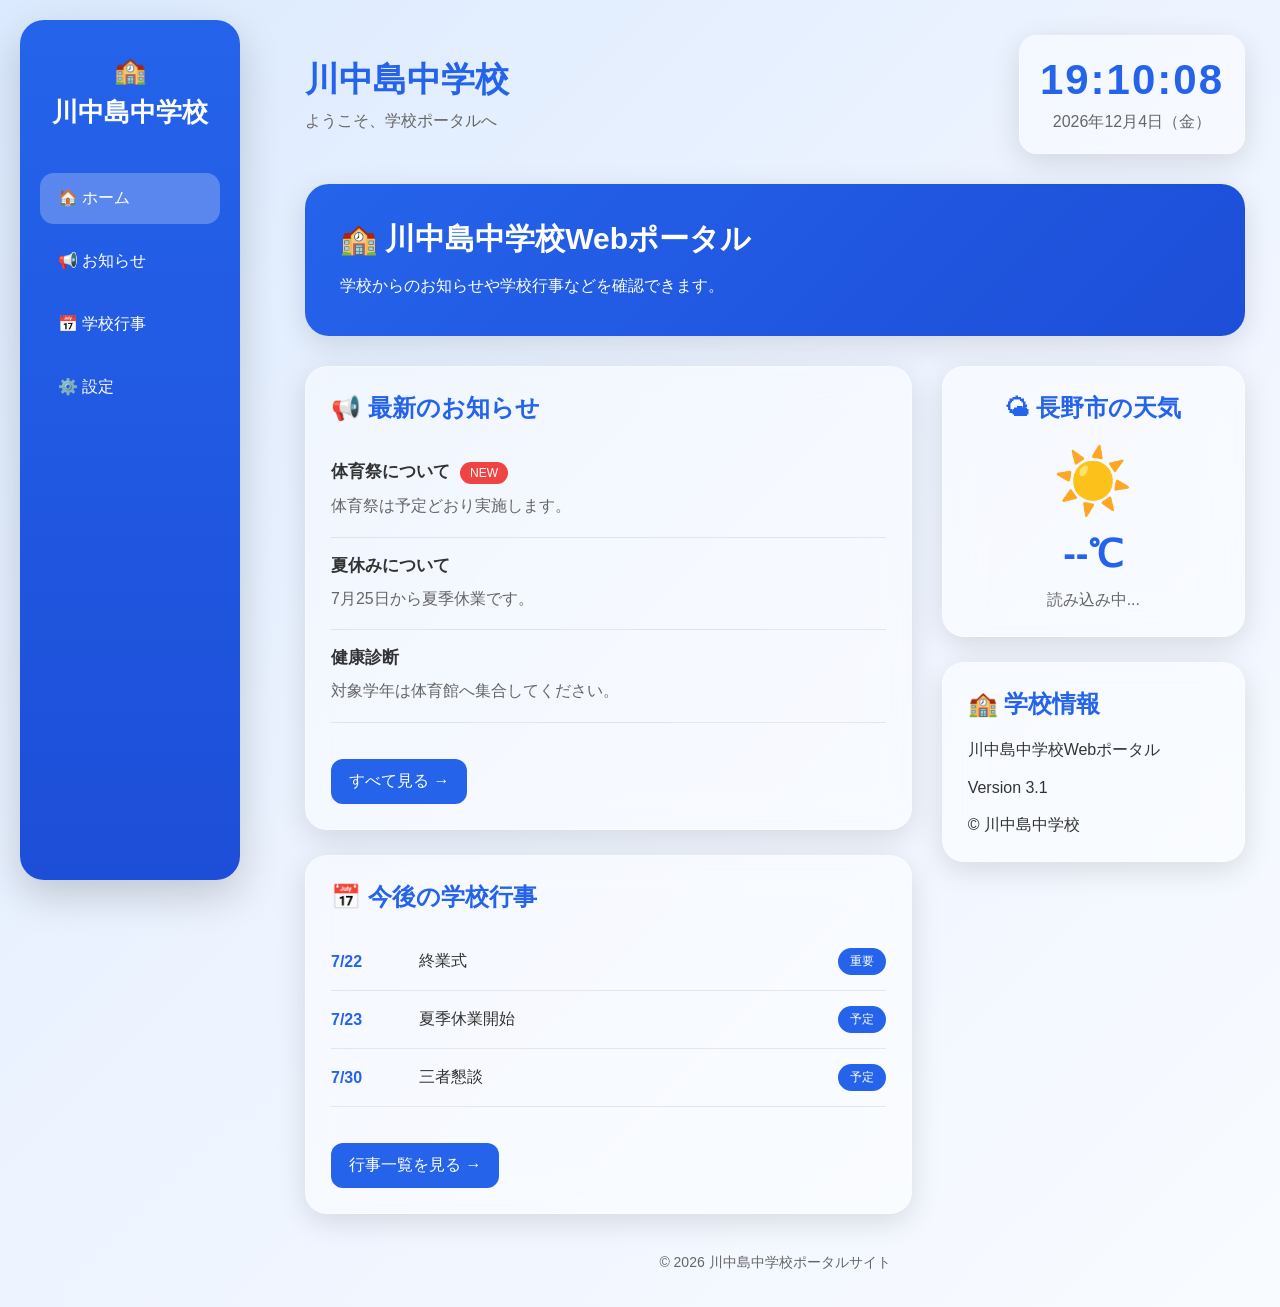
<file: index.html>
<!DOCTYPE html>
<html lang="ja">
<head>
<meta charset="UTF-8">
<meta name="viewport" content="width=device-width, initial-scale=1.0">
<title>学校Webポータル</title>
<link rel="stylesheet" href="css/style.css">
</head>
<body class="theme-blue">
<div class="container">
<aside class="sidebar">
<div class="logo">🏫<br>川中島中学校</div>
<ul class="menu">
<li><a class="active" href="index.html">🏠 ホーム</a></li>
<li><a href="notice.html">📢 お知らせ</a></li>
<li><a href="events.html">📅 学校行事</a></li>
<li><a href="settings.html">⚙️ 設定</a></li>
</ul>
</aside>

<main class="main">
<div class="header">
<div>
<h1>川中島中学校</h1>
<p>ようこそ、学校ポータルへ</p>
</div>
<div class="user">
<div id="clock" class="clock">00:00:00</div>
<div id="date" class="date">2026年7月22日（水）</div>
</div>
</div>

<section class="banner">
<h2>🏫 川中島中学校Webポータル</h2>
<p>学校からのお知らせや学校行事などを確認できます。</p>
</section>

<div class="content">
<div class="left">

<div class="card">
<h2>📢 最新のお知らせ</h2>
<div class="notice-item"><strong>体育祭について</strong><span class="new">NEW</span><p>体育祭は予定どおり実施します。</p></div>
<div class="notice-item"><strong>夏休みについて</strong><p>7月25日から夏季休業です。</p></div>
<div class="notice-item"><strong>健康診断</strong><p>対象学年は体育館へ集合してください。</p></div>
<br>
<a href="notice.html" class="button">すべて見る →</a>
</div>

<div class="card">
<h2>📅 今後の学校行事</h2>
<div class="event"><div class="event-date">7/22</div><div class="event-title">終業式</div><div class="badge">重要</div></div>
<div class="event"><div class="event-date">7/23</div><div class="event-title">夏季休業開始</div><div class="badge">予定</div></div>
<div class="event"><div class="event-date">7/30</div><div class="event-title">三者懇談</div><div class="badge">予定</div></div>
<br>
<a href="events.html" class="button">行事一覧を見る →</a>
</div>

</div>

<aside class="right">

<div class="card weather">
<h2>🌤 長野市の天気</h2>
<div id="weatherIcon" class="weather-icon">☀️</div>
<div id="weatherTemp" class="weather-temp">--℃</div>
<div id="weatherText" class="weather-text">読み込み中...</div>
</div>

<div class="card">
<h2>🏫 学校情報</h2>
<p>川中島中学校Webポータル</p>
<br>
<p>Version 3.1</p>
<br>
<p>© 川中島中学校</p>
</div>

</aside>
</div>

<footer class="footer">
<p>© 2026 川中島中学校ポータルサイト</p>
</footer>
</main>
</div>

<script src="js/app.js"></script>
</body>
</html>
</file>
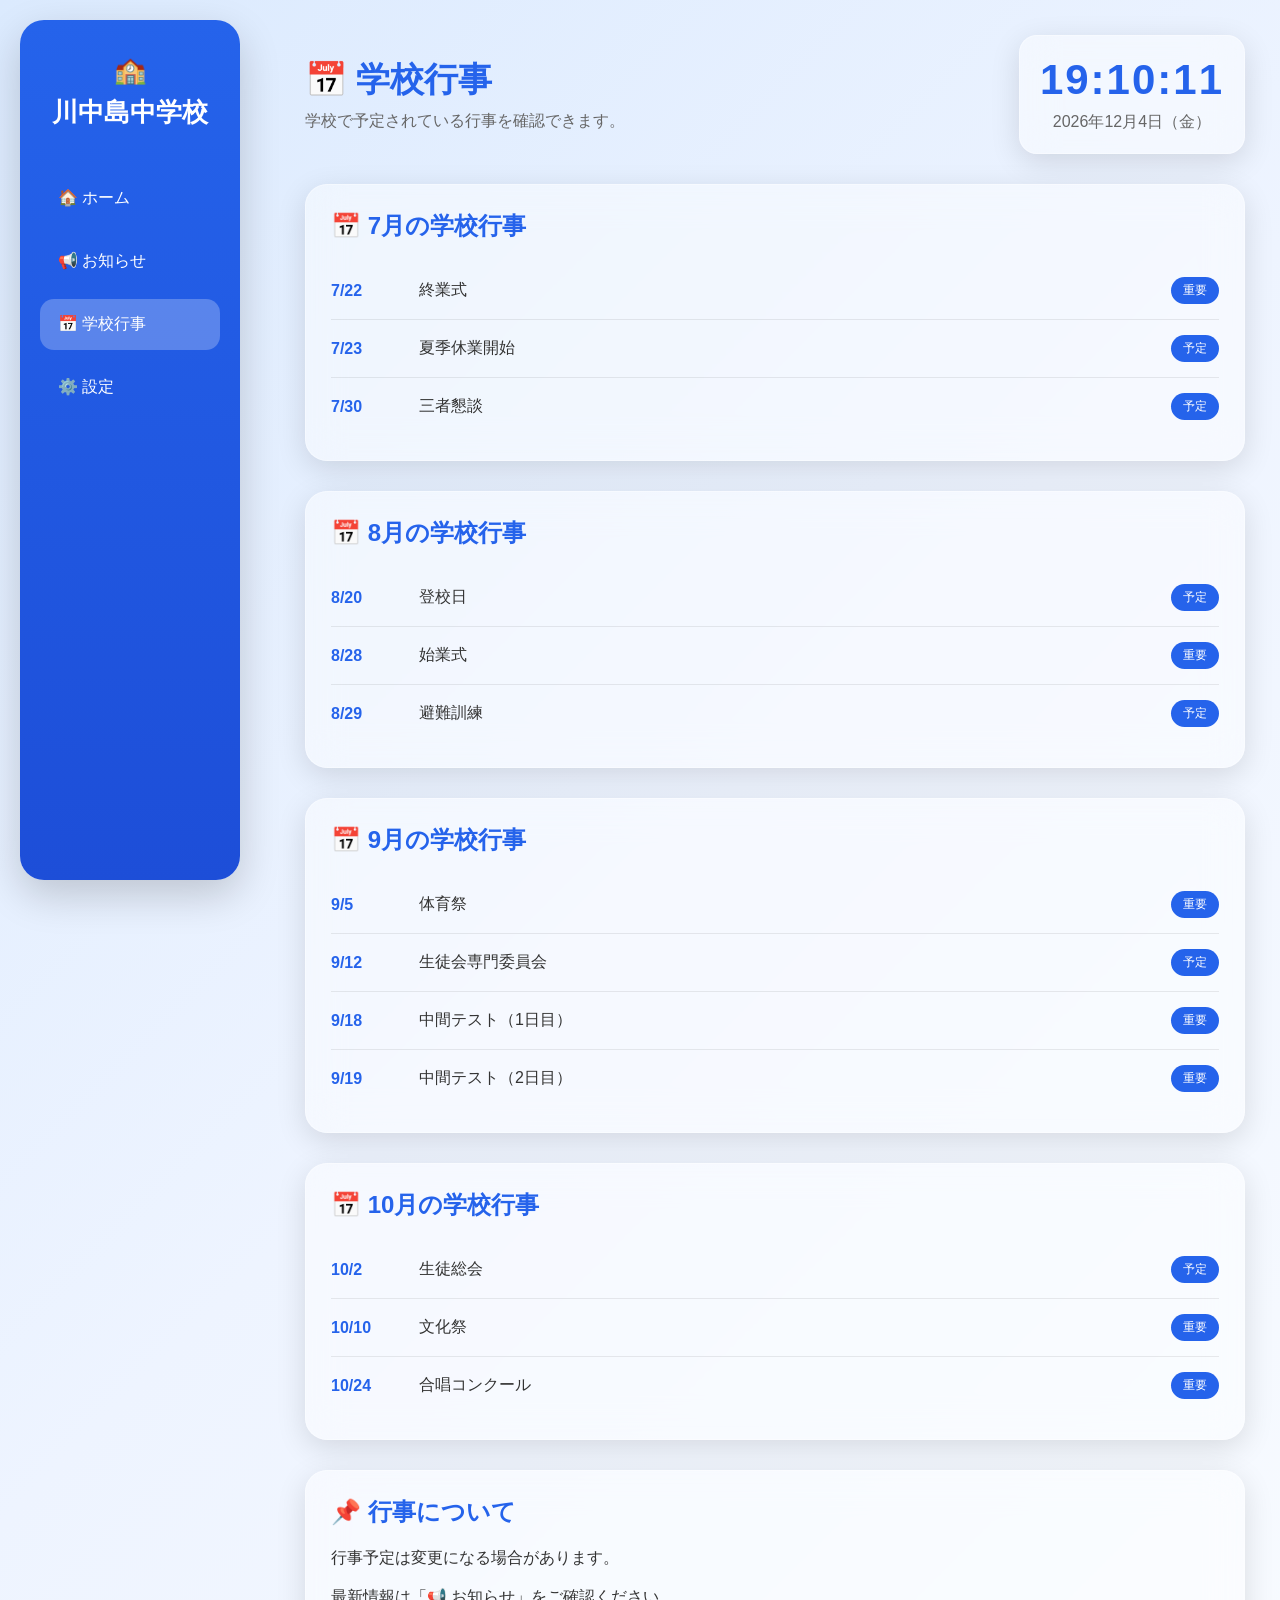
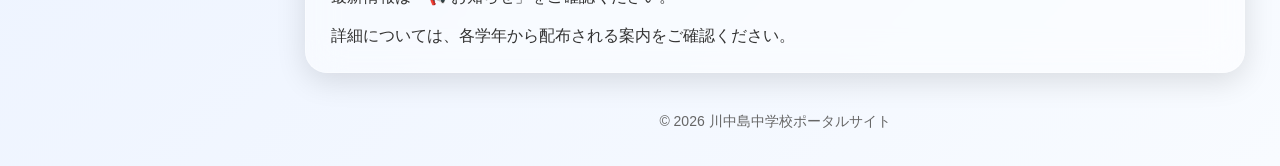
<file: events.html>
<!DOCTYPE html>
<html lang="ja">

<head>

<meta charset="UTF-8">

<meta name="viewport" content="width=device-width, initial-scale=1.0">

<title>学校行事 | 川中島中学校ポータル</title>

<link rel="stylesheet" href="css/style.css">

</head>

<body class="theme-blue">

<div class="container">

    <!-- サイドバー -->

    <aside class="sidebar">

        <div class="logo">
            🏫<br>
            川中島中学校
        </div>

        <ul class="menu">

            <li>
                <a href="index.html">
                    🏠 ホーム
                </a>
            </li>

            <li>
                <a href="notice.html">
                    📢 お知らせ
                </a>
            </li>

            <li>
                <a class="active" href="events.html">
                    📅 学校行事
                </a>
            </li>

            <li>
                <a href="settings.html">
                    ⚙️ 設定
                </a>
            </li>

        </ul>

    </aside>

    <!-- メイン -->

    <main class="main">

        <div class="header">

            <div>

                <h1>📅 学校行事</h1>

                <p>
                    学校で予定されている行事を確認できます。
                </p>

            </div>

            <div class="user">

                <div id="clock" class="clock">
                    00:00:00
                </div>

                <div id="date" class="date">
                    2026年7月22日（水）
                </div>

            </div>

        </div>

        <!-- 7月の学校行事 -->

        <div class="card">

            <h2>📅 7月の学校行事</h2>

            <div class="event">

                <div class="event-date">7/22</div>

                <div class="event-title">
                    終業式
                </div>

                <div class="badge">
                    重要
                </div>

            </div>

            <div class="event">

                <div class="event-date">7/23</div>

                <div class="event-title">
                    夏季休業開始
                </div>

                <div class="badge">
                    予定
                </div>

            </div>

            <div class="event">

                <div class="event-date">7/30</div>

                <div class="event-title">
                    三者懇談
                </div>

                <div class="badge">
                    予定
                </div>

            </div>

        </div>        <!-- 8月の学校行事 -->

        <div class="card section-space">

            <h2>📅 8月の学校行事</h2>

            <div class="event">

                <div class="event-date">8/20</div>

                <div class="event-title">
                    登校日
                </div>

                <div class="badge">
                    予定
                </div>

            </div>

            <div class="event">

                <div class="event-date">8/28</div>

                <div class="event-title">
                    始業式
                </div>

                <div class="badge">
                    重要
                </div>

            </div>

            <div class="event">

                <div class="event-date">8/29</div>

                <div class="event-title">
                    避難訓練
                </div>

                <div class="badge">
                    予定
                </div>

            </div>

        </div>

        <!-- 9月の学校行事 -->

        <div class="card section-space">

            <h2>📅 9月の学校行事</h2>

            <div class="event">

                <div class="event-date">9/5</div>

                <div class="event-title">
                    体育祭
                </div>

                <div class="badge">
                    重要
                </div>

            </div>

            <div class="event">

                <div class="event-date">9/12</div>

                <div class="event-title">
                    生徒会専門委員会
                </div>

                <div class="badge">
                    予定
                </div>

            </div>

            <div class="event">

                <div class="event-date">9/18</div>

                <div class="event-title">
                    中間テスト（1日目）
                </div>

                <div class="badge">
                    重要
                </div>

            </div>

            <div class="event">

                <div class="event-date">9/19</div>

                <div class="event-title">
                    中間テスト（2日目）
                </div>

                <div class="badge">
                    重要
                </div>

            </div>

        </div>        <!-- 10月の学校行事 -->

        <div class="card section-space">

            <h2>📅 10月の学校行事</h2>

            <div class="event">

                <div class="event-date">10/2</div>

                <div class="event-title">
                    生徒総会
                </div>

                <div class="badge">
                    予定
                </div>

            </div>

            <div class="event">

                <div class="event-date">10/10</div>

                <div class="event-title">
                    文化祭
                </div>

                <div class="badge">
                    重要
                </div>

            </div>

            <div class="event">

                <div class="event-date">10/24</div>

                <div class="event-title">
                    合唱コンクール
                </div>

                <div class="badge">
                    重要
                </div>

            </div>

        </div>

        <!-- 行事について -->

        <div class="card section-space">

            <h2>📌 行事について</h2>

            <p>
                行事予定は変更になる場合があります。
            </p>

            <br>

            <p>
                最新情報は「📢 お知らせ」をご確認ください。
            </p>

            <br>

            <p>
                詳細については、各学年から配布される案内をご確認ください。
            </p>

        </div>

        <!-- フッター -->

        <footer class="footer">

            <p>
                © 2026 川中島中学校ポータルサイト
            </p>

        </footer>

    </main>

</div>

<script src="js/app.js"></script>

</body>

</html>
</file>
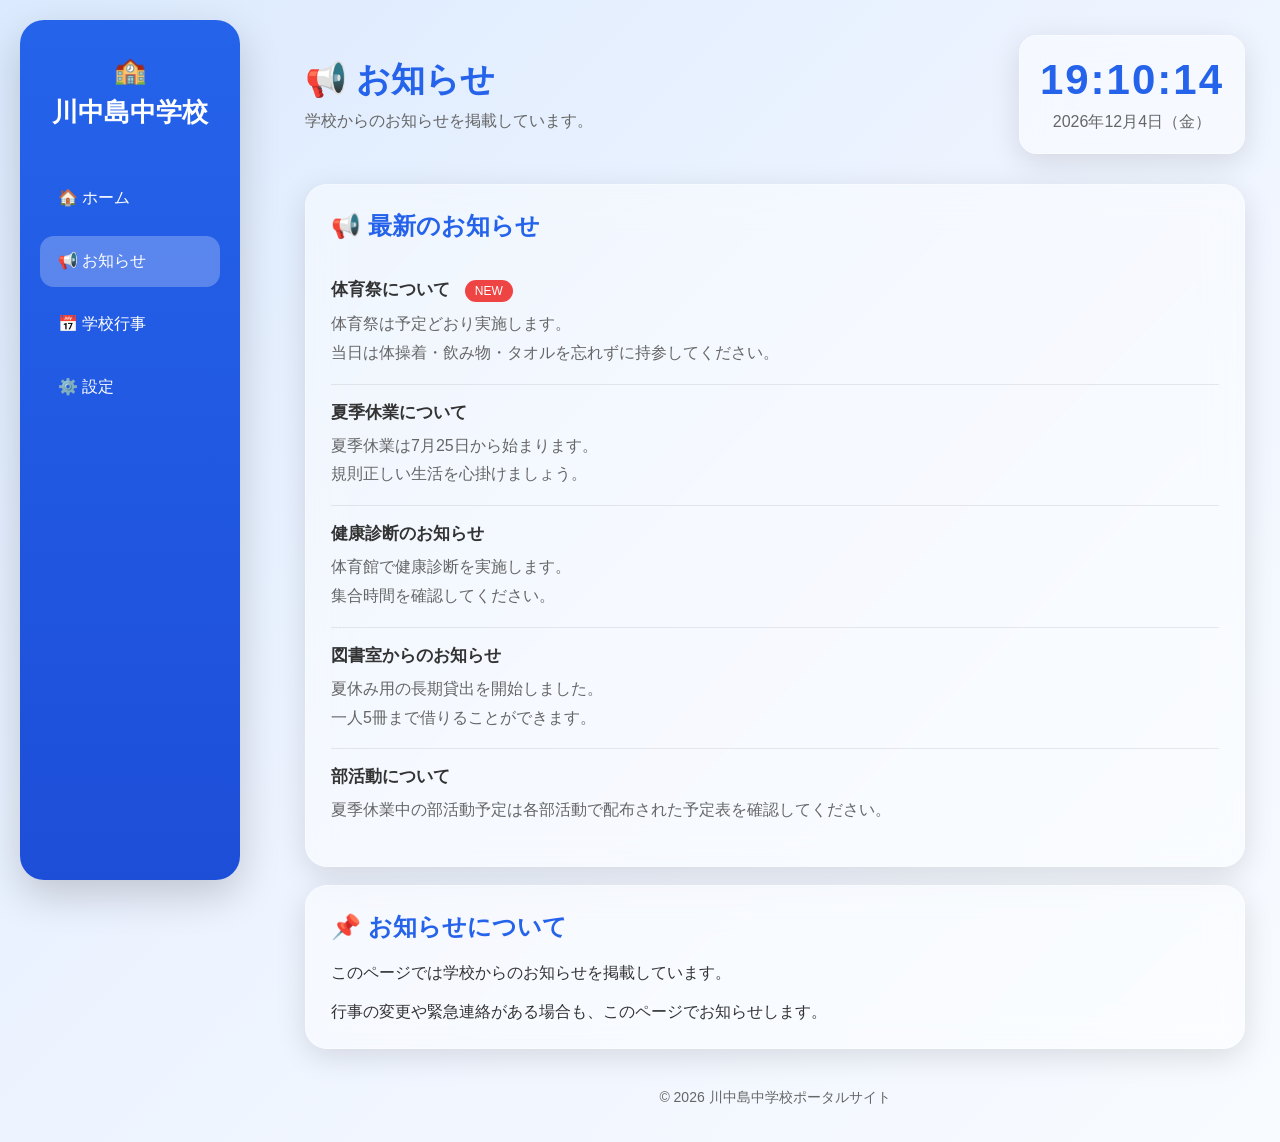
<file: notice.html>
<!DOCTYPE html>
<html lang="ja">

<head>

<meta charset="UTF-8">

<meta name="viewport"
content="width=device-width, initial-scale=1.0">

<title>お知らせ | 川中島中学校ポータル</title>

<link rel="stylesheet"
href="css/style.css">

</head>

<body class="theme-blue">

<div class="container">

<!-- サイドバー -->

<aside class="sidebar">

<div class="logo">

🏫<br>

川中島中学校

</div>

<ul class="menu">

<li>

<a href="index.html">

🏠 ホーム

</a>

</li>

<li>

<a class="active"
href="notice.html">

📢 お知らせ

</a>

</li>

<li>

<a href="events.html">

📅 学校行事

</a>

</li>

<li>

<a href="settings.html">

⚙️ 設定

</a>

</li>

</ul>

</aside>

<!-- メイン -->

<main class="main">

<div class="header">

<div>

<h1>

📢 お知らせ

</h1>

<p>

学校からのお知らせを掲載しています。

</p>

</div>

<div class="user">

<div id="clock"
class="clock">

00:00:00

</div>

<div id="date"
class="date">

2026年7月22日（水）

</div>

</div>

</div><!-- お知らせ一覧 -->

<div class="card">

    <h2>📢 最新のお知らせ</h2>

    <div class="notice-item">

        <strong>
            体育祭について
        </strong>

        <span class="new">
            NEW
        </span>

        <p>
            体育祭は予定どおり実施します。<br>
            当日は体操着・飲み物・タオルを忘れずに持参してください。
        </p>

    </div>

    <div class="notice-item">

        <strong>
            夏季休業について
        </strong>

        <p>
            夏季休業は7月25日から始まります。<br>
            規則正しい生活を心掛けましょう。
        </p>

    </div>

    <div class="notice-item">

        <strong>
            健康診断のお知らせ
        </strong>

        <p>
            体育館で健康診断を実施します。<br>
            集合時間を確認してください。
        </p>

    </div>

    <div class="notice-item">

        <strong>
            図書室からのお知らせ
        </strong>

        <p>
            夏休み用の長期貸出を開始しました。<br>
            一人5冊まで借りることができます。
        </p>

    </div>

    <div class="notice-item">

        <strong>
            部活動について
        </strong>

        <p>
            夏季休業中の部活動予定は各部活動で配布された予定表を確認してください。
        </p>

    </div>

</div>

<br>

<div class="card">

    <h2>📌 お知らせについて</h2>

    <p>

        このページでは学校からのお知らせを掲載しています。

    </p>

    <br>

    <p>

        行事の変更や緊急連絡がある場合も、このページでお知らせします。

    </p>

</div>        <!-- フッター -->

        <footer class="footer">

            <p>
                © 2026 川中島中学校ポータルサイト
            </p>

        </footer>

    </main>

</div>

<!-- JavaScript -->

<script src="js/app.js"></script>

</body>
</html>
</file>
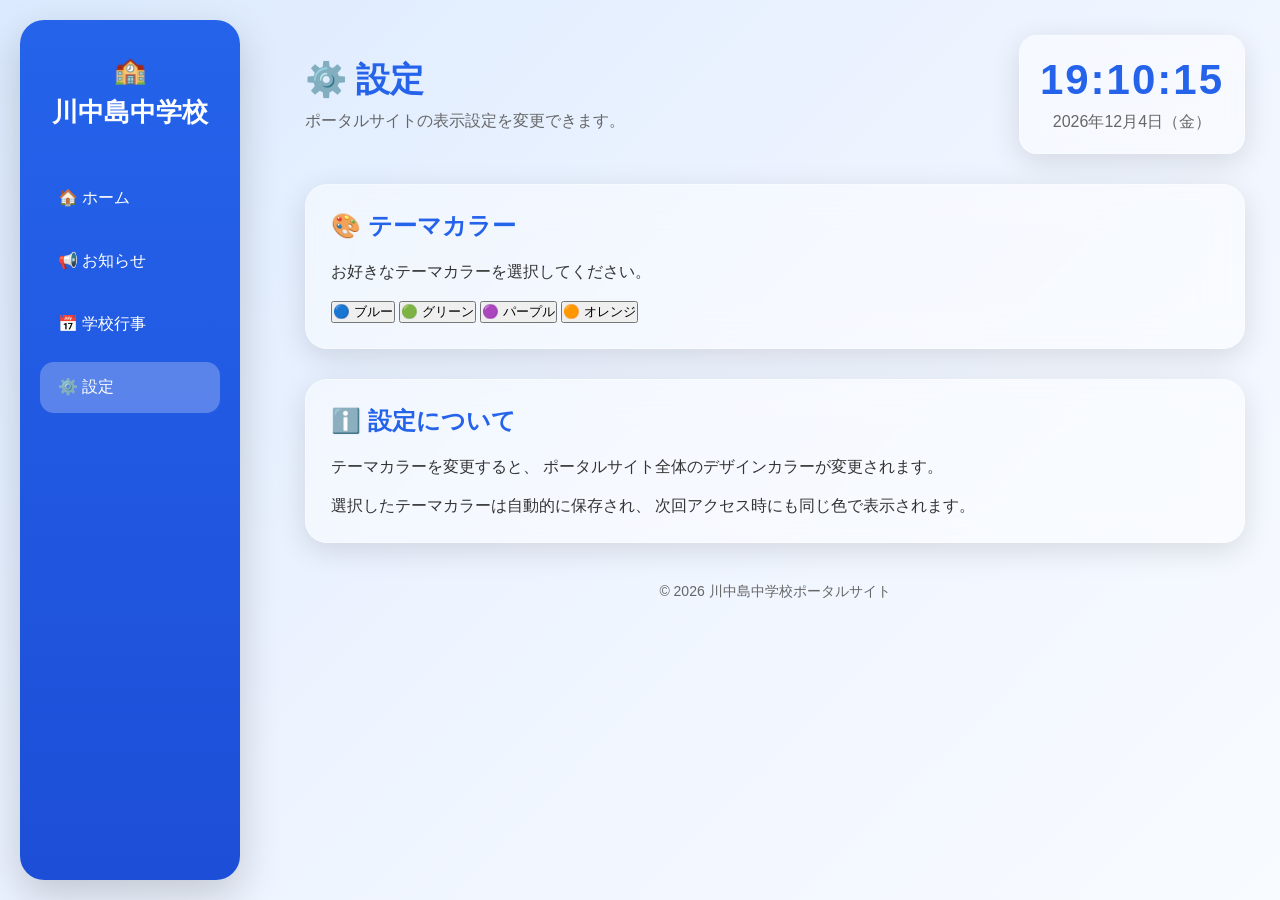
<file: settings.html>
<!DOCTYPE html>
<html lang="ja">

<head>

<meta charset="UTF-8">

<meta name="viewport" content="width=device-width, initial-scale=1.0">

<title>設定 | 川中島中学校ポータル</title>

<link rel="stylesheet" href="css/style.css">

</head>

<body class="theme-blue">

<div class="container">

    <!-- サイドバー -->

    <aside class="sidebar">

        <div class="logo">

            🏫<br>

            川中島中学校

        </div>

        <ul class="menu">

            <li>
                <a href="index.html">
                    🏠 ホーム
                </a>
            </li>

            <li>
                <a href="notice.html">
                    📢 お知らせ
                </a>
            </li>

            <li>
                <a href="events.html">
                    📅 学校行事
                </a>
            </li>

            <li>
                <a class="active" href="settings.html">
                    ⚙️ 設定
                </a>
            </li>

        </ul>

    </aside>

    <!-- メイン -->

    <main class="main">

        <div class="header">

            <div>

                <h1>
                    ⚙️ 設定
                </h1>

                <p>
                    ポータルサイトの表示設定を変更できます。
                </p>

            </div>

            <div class="user">

                <div id="clock" class="clock">
                    00:00:00
                </div>

                <div id="date" class="date">
                    2026年7月22日（水）
                </div>

            </div>

        </div>

        <!-- テーマカラー -->

        <div class="card">

            <h2>
                🎨 テーマカラー
            </h2>

            <p>

                お好きなテーマカラーを選択してください。

            </p>

            <br>

            <div class="theme-buttons">                <button
                    id="blueTheme"
                    class="theme-btn">

                    🔵 ブルー

                </button>

                <button
                    id="greenTheme"
                    class="theme-btn">

                    🟢 グリーン

                </button>

                <button
                    id="purpleTheme"
                    class="theme-btn">

                    🟣 パープル

                </button>

                <button
                    id="orangeTheme"
                    class="theme-btn">

                    🟠 オレンジ

                </button>

            </div>

        </div>

        <!-- 設定について -->

        <div class="card section-space">

            <h2>
                ℹ️ 設定について
            </h2>

            <p>

                テーマカラーを変更すると、
                ポータルサイト全体のデザインカラーが変更されます。

            </p>

            <br>

            <p>

                選択したテーマカラーは自動的に保存され、
                次回アクセス時にも同じ色で表示されます。

            </p>

        </div>        <!-- フッター -->

        <footer class="footer">

            <p>
                © 2026 川中島中学校ポータルサイト
            </p>

        </footer>

    </main>

</div>

<!-- JavaScript -->

<script src="js/app.js"></script>

</body>

</html>
</file>
<file: css/style.css>
/* ==========================================
   川中島中学校ポータルサイト Version 3
========================================== */

/* ===== リセット ===== */

*{
    margin:0;
    padding:0;
    box-sizing:border-box;
    font-family:"Yu Gothic UI","Meiryo","Segoe UI",sans-serif;
}

:root{

    --primary:#2563eb;
    --primary-dark:#1d4ed8;
    --background:#eef4ff;
    --glass:rgba(255,255,255,.45);
    --border:rgba(255,255,255,.35);

    --shadow:
    0 8px 30px rgba(0,0,0,.12);

    --radius:20px;

}

body{

    background:
    linear-gradient(
        135deg,
        #dbeafe,
        #eef4ff,
        #f8fbff
    );

    min-height:100vh;

    color:#333;

}

/* ===== レイアウト ===== */

.container{

    display:block;

    min-height:100vh;

}

/* ===== サイドバー ===== */

.sidebar{

    position:fixed;

    top:20px;

    left:20px;

    width:220px;

    height:calc(100vh - 40px);

    background:
    linear-gradient(
        180deg,
        var(--primary),
        var(--primary-dark)
    );

    color:white;

    padding:30px 20px;

    border-radius:24px;

    box-shadow:
        0 15px 40px rgba(0,0,0,.18);

    overflow-y:auto;

    z-index:1000;

}
.logo{

    text-align:center;

    font-size:26px;

    font-weight:bold;

    line-height:1.6;

    margin-bottom:40px;

}

.menu{

    list-style:none;

}

.menu li{

    margin-bottom:12px;

}

.menu a{

    display:block;

    text-decoration:none;

    color:white;

    padding:15px 18px;

    border-radius:14px;

    transition:.25s;

}

.menu a:hover{

    background:
    rgba(255,255,255,.15);

    transform:translateX(6px);

}

.menu a.active{

    background:
    rgba(255,255,255,.25);

}

/* ===== メイン ===== */

.main{

    margin-left:270px;

    padding:35px;

}

/* ===== ヘッダー ===== */

.header{

    display:flex;

    justify-content:space-between;

    align-items:center;

    margin-bottom:30px;

}

.header h1{

    font-size:34px;

    color:var(--primary);

}

.header p{

    color:#666;

    margin-top:8px;

}

/* ===== 時計 ===== */

.user{

    background:var(--glass);

    backdrop-filter:blur(18px);

    -webkit-backdrop-filter:blur(18px);

    border:1px solid var(--border);

    border-radius:18px;

    padding:20px;

    box-shadow:var(--shadow);

    text-align:center;

}

.clock{

    font-size:42px;

    font-weight:bold;

    color:var(--primary);

    font-variant-numeric:tabular-nums;

    letter-spacing:2px;

}

.date{

    margin-top:8px;

    color:#666;

    white-space:nowrap;

}

/* ===== バナー ===== */

.banner{

    background:
    linear-gradient(
        135deg,
        var(--primary),
        var(--primary-dark)
    );

    color:white;

    padding:35px;

    border-radius:24px;

    box-shadow:var(--shadow);

    margin-bottom:30px;

}

.banner h2{

    font-size:30px;

    margin-bottom:12px;

}

.banner p{

    line-height:1.8;

}/* ==========================================
   コンテンツレイアウト
========================================== */

.content{

    display:grid;

    grid-template-columns:
    2fr
    1fr;

    gap:30px;

    align-items:start;

}

.left{

    display:flex;

    flex-direction:column;

    gap:25px;

}

.right{

    display:flex;

    flex-direction:column;

    gap:25px;

}

/* ==========================================
   ガラス風カード
========================================== */

.card{

    background:var(--glass);

    backdrop-filter:blur(18px);

    -webkit-backdrop-filter:blur(18px);

    border:1px solid var(--border);

    border-radius:22px;

    padding:25px;

    box-shadow:var(--shadow);

    transition:.25s;

}

.card:hover{

    transform:translateY(-5px);

    box-shadow:
    0 15px 35px rgba(0,0,0,.16);

}

.card h2{

    color:var(--primary);

    margin-bottom:20px;

    font-size:24px;

}

/* ==========================================
   お知らせ
========================================== */

.notice-item{

    padding:16px 0;

    border-bottom:
    1px solid rgba(0,0,0,.08);

}

.notice-item:last-child{

    border-bottom:none;

}

.notice-item strong{

    font-size:17px;

}

.notice-item p{

    margin-top:8px;

    color:#666;

    line-height:1.8;

}

.new{

    display:inline-block;

    margin-left:10px;

    background:#ef4444;

    color:white;

    font-size:12px;

    padding:4px 10px;

    border-radius:999px;

}

/* ==========================================
   学校行事
========================================== */

.event{

    display:flex;

    align-items:center;

    gap:18px;

    padding:15px 0;

    border-bottom:
    1px solid rgba(0,0,0,.08);

}

.event:last-child{

    border-bottom:none;

}

.event-date{

    min-width:70px;

    font-weight:bold;

    color:var(--primary);

}

.event-title{

    flex:1;

}

.badge{

    background:var(--primary);

    color:white;

    padding:5px 12px;

    border-radius:999px;

    font-size:12px;

}/* ==========================================
   ボタン
========================================== */

.button{

    display:inline-block;

    margin-top:18px;

    background:var(--primary);

    color:white;

    text-decoration:none;

    padding:12px 18px;

    border-radius:12px;

    transition:.25s;

}

.button:hover{

    background:var(--primary-dark);

    transform:translateY(-2px);

}

/* ==========================================
   天気カード
========================================== */

.weather{

    text-align:center;

}

.weather-icon{

    font-size:64px;

    margin-bottom:10px;

}

.weather-temp{

    font-size:38px;

    font-weight:bold;

    color:var(--primary);

}

.weather-text{

    margin-top:10px;

    color:#666;

}

/* ==========================================
   フッター
========================================== */

.footer{

    margin-top:40px;

    text-align:center;

    color:#666;

    font-size:14px;

}

/* ==========================================
   入力フォーム
========================================== */

input,
select,
textarea,
button{

    font-family:inherit;

}

input,
select,
textarea{

    width:100%;

    padding:12px;

    border:1px solid rgba(0,0,0,.15);

    border-radius:12px;

    outline:none;

    transition:.25s;

}

input:focus,
select:focus,
textarea:focus{

    border-color:var(--primary);

    box-shadow:0 0 0 3px rgba(37,99,235,.15);

}

/* ==========================================
   テーマカラー
========================================== */

.theme-blue{

    --primary:#2563eb;
    --primary-dark:#1d4ed8;

}

.theme-green{

    --primary:#16a34a;
    --primary-dark:#15803d;

}

.theme-purple{

    --primary:#7c3aed;
    --primary-dark:#6d28d9;

}

.theme-orange{

    --primary:#ea580c;
    --primary-dark:#c2410c;

}/* ==========================================
   アニメーション
========================================== */

@keyframes fadeIn{

    from{

        opacity:0;

        transform:translateY(15px);

    }

    to{

        opacity:1;

        transform:translateY(0);

    }

}

.card,
.banner,
.user{

    animation:fadeIn .6s ease;

}

/* ==========================================
   スクロールバー
========================================== */

::-webkit-scrollbar{

    width:10px;

}

::-webkit-scrollbar-track{

    background:#e5e7eb;

}

::-webkit-scrollbar-thumb{

    background:var(--primary);

    border-radius:999px;

}

::-webkit-scrollbar-thumb:hover{

    background:var(--primary-dark);

}

/* ==========================================
   レスポンシブ（タブレット）
========================================== */

@media (max-width:1000px){

    .container{

        grid-template-columns:220px 1fr;

    }

    .content{

        grid-template-columns:1fr;

    }

    .right{

        margin-top:0;

    }

}

/* ==========================================
   レスポンシブ（スマホ）
========================================== */

@media (max-width:768px){

    .container{

        grid-template-columns:1fr;

    }

    .sidebar{

        display:none;

    }

.main{

    margin-left:0;

    padding:20px;

}

    .header{

        flex-direction:column;

        align-items:flex-start;

        gap:20px;

    }

    .header h1{

        font-size:28px;

    }

    .banner{

        padding:25px;

    }

    .banner h2{

        font-size:24px;

    }

    .clock{

        font-size:34px;

    }

    .card{

        padding:20px;

    }

    .event{

        flex-direction:column;

        align-items:flex-start;

        gap:8px;

    }

    .button{

        width:100%;

        text-align:center;

    }

}/* ==========================================
   印刷時
========================================== */

@media print{

    .sidebar,
    .button{

        display:none;

    }

    body{

        background:white;

    }

}

/* ==========================================
   Version 3 完成
========================================== */

/* ==========================================
   カード間の余白
========================================== */

.section-space{

    margin-top:30px;

}
</file>
